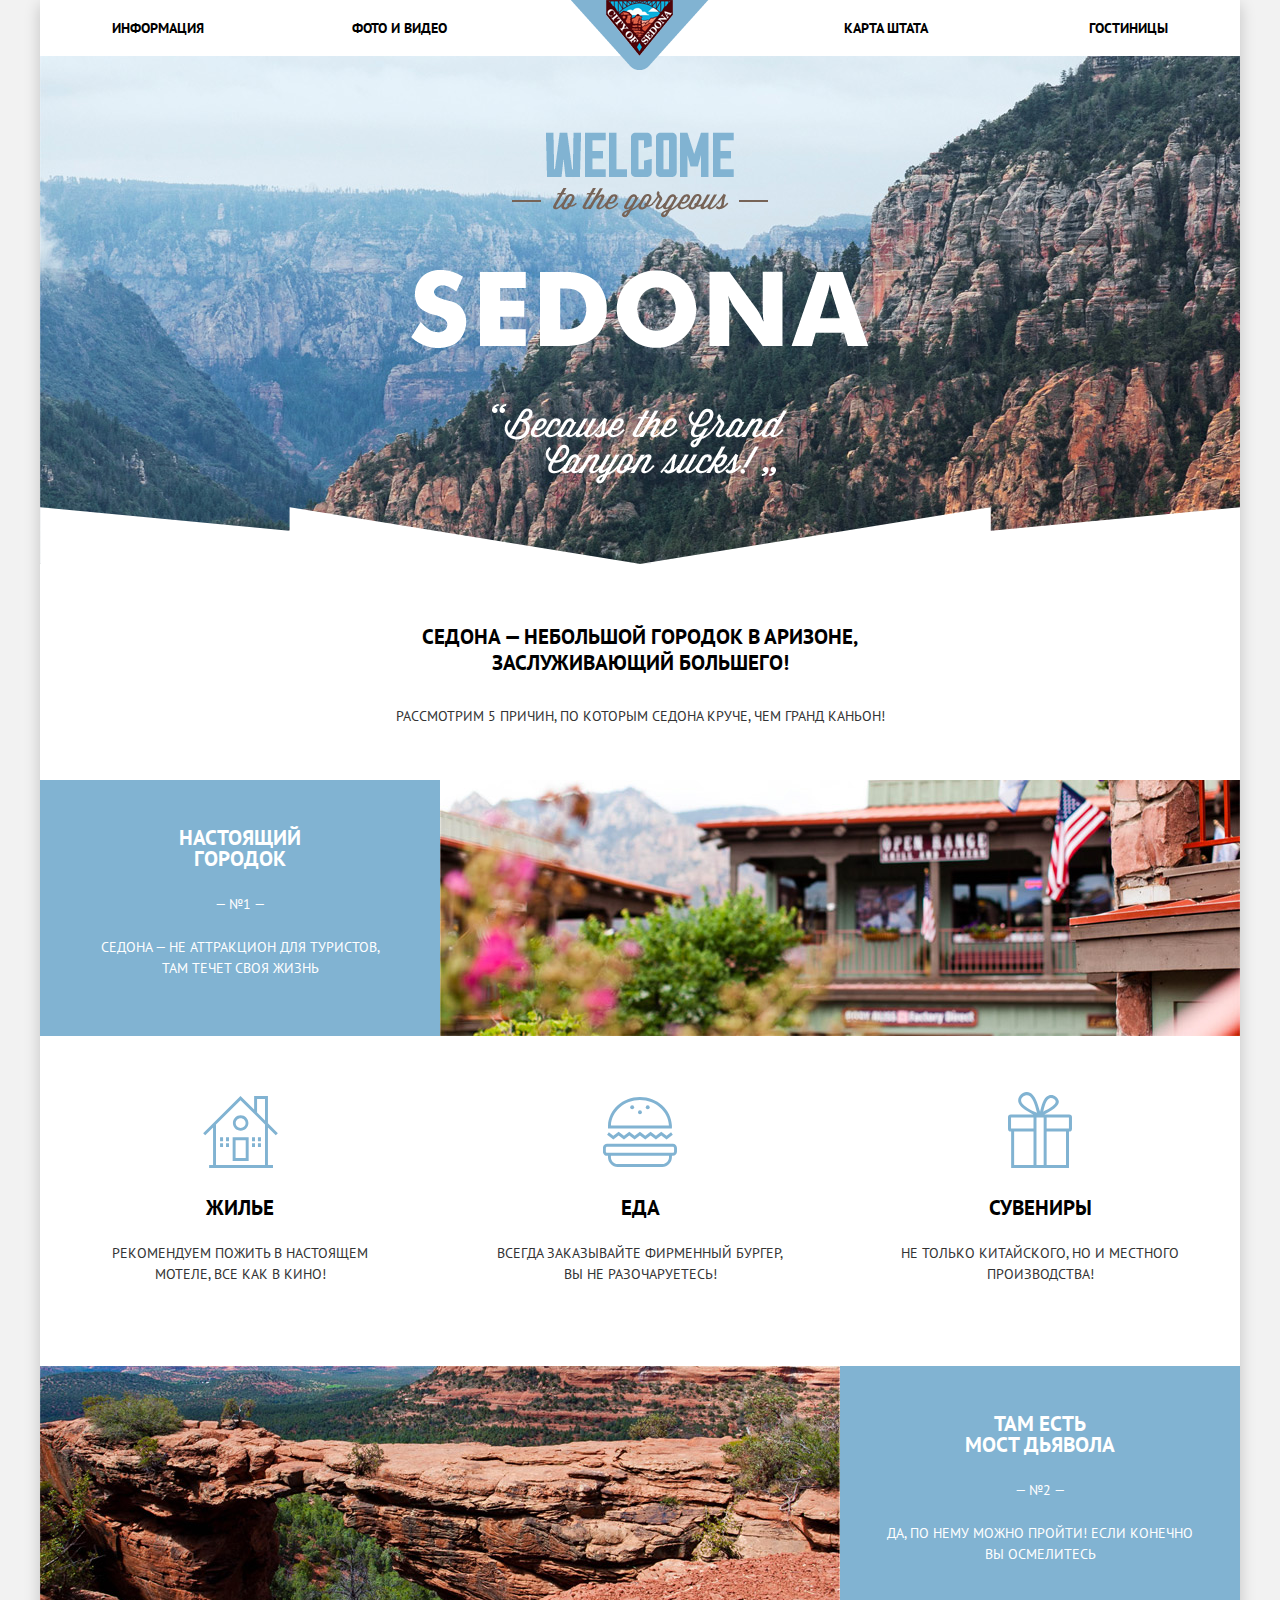
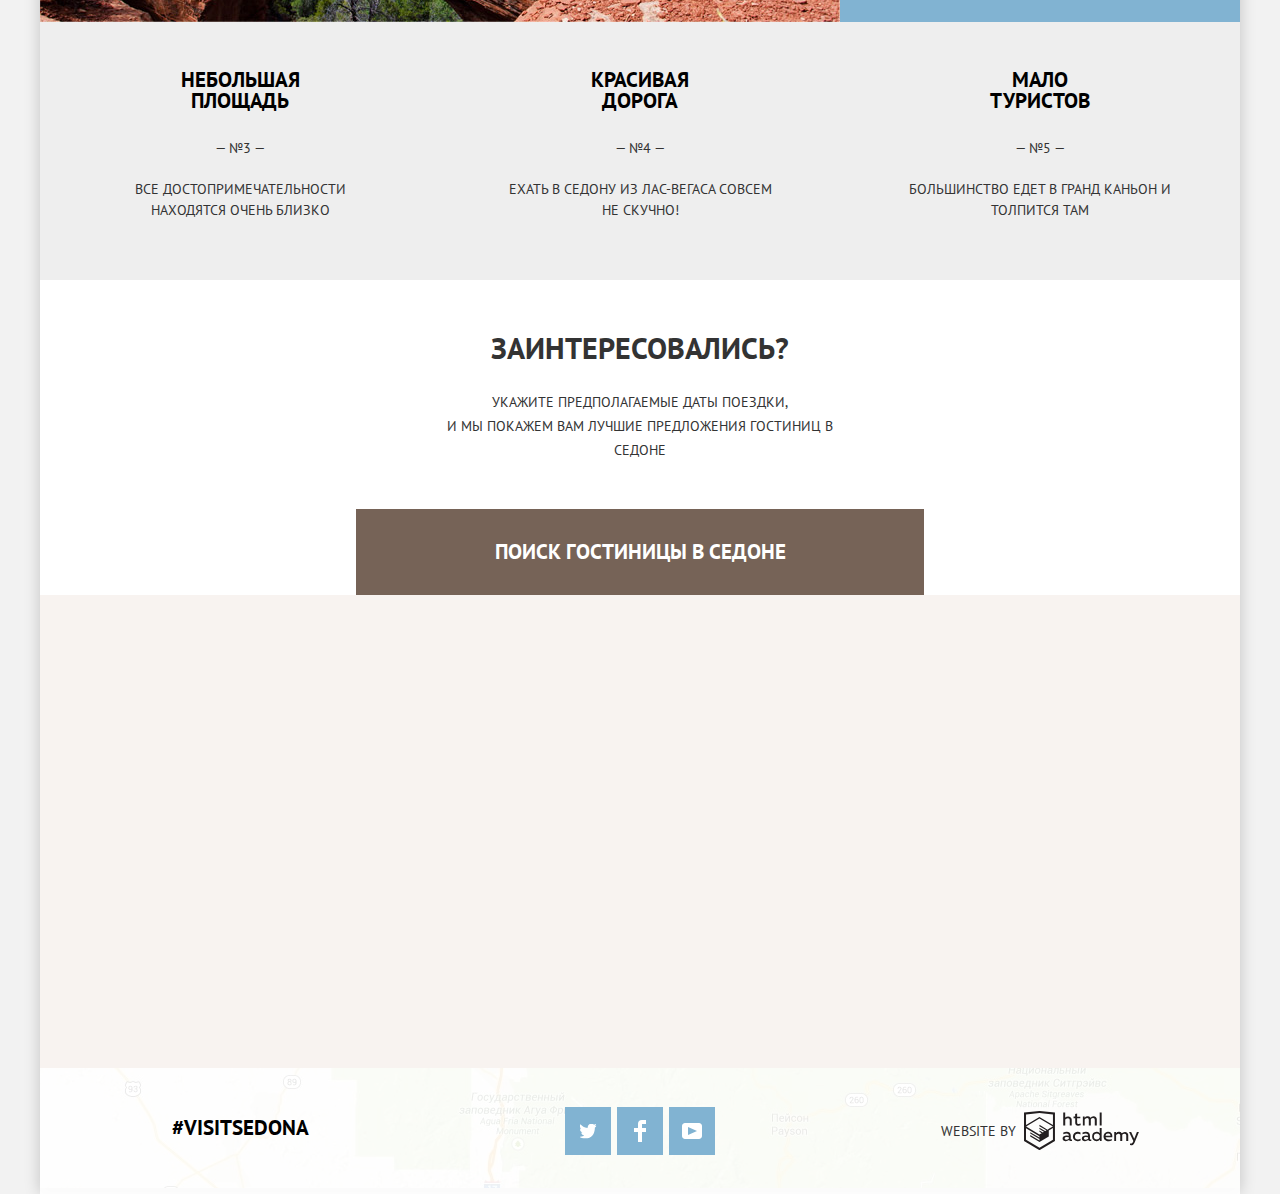
<file: index.html>
<!DOCTYPE html>
<html lang="ru">
  <head>
    <meta charset="utf-8">
    <title>HTML Academy: Седона</title>
		<link href="https://fonts.googleapis.com/css?family=PT+Sans:400,700&amp;subset=cyrillic" rel="stylesheet">
		<link href="css/normalize.css" rel="stylesheet">
		<link href="css/style.css" rel="stylesheet">
  </head>
  <body>
		<div class="content-box">
			<header>
				<img src="img/sedona-logo.png" class="logo" width="138" height="70" alt="Логотип сайта Седоны">
				<nav class="main-navigation">
					<ul class="site-navigation">
						<li class="navigation-item"><a href="info.html">Информация</a></li>
						<li class="navigation-item"><a href="fotoandvideo.html">Фото и видео</a></li>
						<li class="navigation-item"><a href="sitemap.html">Карта штата</a></li>
						<li class="navigation-item"><a href="hotels.html">Гостиницы</a></li>
					</ul>
				</nav>
			</header>
			<main class="content">
				<section class="title">
					<h1 class="visually-hidden">Седона</h1>
					<div class="welcome-title">
						<img src="img/welcome-title.png" width="458" height="352" alt="Welcome To Sedona">			
					</div>
				</section>
				<section class="advantages">
					<h2 class="visually-hidden">Преимущества</h2>
					<div class="slogan-box">
						<div class="slogan-box-content">
							<h3 class="subtitle slogan">Седона — небольшой городок в Аризоне, заслуживающий большего!</h3>
							<p>Рассмотрим 5 причин, по которым Седона круче, чем Гранд каньон!</p>
						</div>
					</div>
					<div class="advantage-box-a">
						<div class="advantage">
							<h3 class="subtitle">Настоящий<br> городок</h3>
							<p class="number">— №1 —</p>
							<p class="description">Седона — не аттракцион для туристов, там течет своя жизнь</p>
						</div>
						<div class="advantage-picture">
						</div>
					</div>
					<ul class="needs">
						<li class="needs-item">
							<h3 class="subtitle">Жилье</h3>
							<p>Рекомендуем пожить в настоящем мотеле, все как в кино!</p>
						</li>
						<li class="needs-item">
							<h3 class="subtitle">Еда</h3>
							<p>Всегда заказывайте фирменный бургер, вы не разочаруетесь!</p>
						</li>
						<li class="needs-item">
							<h3 class="subtitle">Сувениры</h3>
							<p>Не только китайского, но и местного производства!</p>
						</li>
					</ul>
					<div class="advantage-box-b">
						<div class="advantage-picture">
						</div>
						<div class="advantage">
							<h3 class="subtitle">Там есть<br> мост Дьявола</h3>
							<p class="number">— №2 —</p>
							<p class="description">Да, по нему можно пройти! Если конечно вы осмелитесь</p>
						</div>
					</div>
					<ul class="advantage-box-c">
						<li>
							<h3 class="subtitle">Небольшая площадь</h3>
							<p class="number">— №3 —</p>
							<p class="description">Все достопримечательности находятся очень близко</p>
						</li>
						<li>
							<h3 class="subtitle">Красивая дорога</h3>
							<p class="number">— №4 —</p>
							<p class="description">Ехать в Седону из Лас-Вегаса совсем не скучно!</p>
						</li>
						<li>
							<h3 class="subtitle">Мало туристов</h3>
							<p class="number">— №5 —</p>
							<p class="description">Большинство едет в Гранд Каньон и толпится там</p>
						</li>
					</ul>
				</section>
				<section class="hotel-search">
					<h2 class="visually-hidden">Поиск гостинницы</h2>
					<div class="upper-box">
						<div class="search-form-intro">
							<span>Заинтересовались?</span>
							<p>Укажите предполагаемые даты поездки,<br> и мы покажем вам лучшие предложения гостиниц в Седоне</p>
						</div>
						<a href="form.html" class="open-form-button">Поиск гостиницы в Седоне</a>
					</div>
					<div class="middle-box nojs">
						<div class="search-form-field">
							<form class="search-form" action="https://echo.htmlacademy.ru" method="get">
								<p>
									<label for="date-in-field">Дата заезда:</label>
									<input name="date" type="text" id="date-in-field" placeholder="24 апреля 2017" required>
									<button type="button" class="calendar-icon">
										<span class="visually-hidden">Выбрать дату</span>
										<svg xmlns="http://www.w3.org/2000/svg" width="21" height="22" viewBox="0 0 21 22">
											<path d="M19.251 2.025h-2.845V.648c0-.381-.294-.689-.656-.689-.363 0-.656.308-.656.689v1.377h-3.938V.648c0-.381-.294-.689-.655-.689-.363 0-.657.308-.657.689v1.377H5.906V.648c0-.381-.294-.689-.656-.689-.363 0-.657.308-.657.689v1.377H1.75C.784 2.025 0 2.847 0 3.862v16.302C0 21.179.784 22 1.75 22h17.501c.966 0 1.749-.821 1.749-1.836V3.862c0-1.015-.783-1.837-1.749-1.837zm.437 18.139a.448.448 0 0 1-.437.459H1.75a.45.45 0 0 1-.438-.459V3.862a.45.45 0 0 1  .438-.459h2.844v1.378c0 .381.294.689.657.689.362 0 .656-.308.656-.689V3.403h3.938v1.378c0 .381.294.689.657.689.361 0 .655-.308.655-.689V3.403h3.938v1.378c0 .381.293.689.656.689.362 0 .656-.308.656-.689V3.403h2.845c.241 0 .437.206.437.459v16.302z"/>
											<path d="M4.594 8.225h2.625v2.066H4.594zM4.594 11.668h2.625v2.067H4.594zM4.594 15.112h2.625v2.066H4.594zM9.188 15.112h2.625v2.066H9.188zM9.188 11.668h2.625v2.067H9.188zM9.188 8.225h2.625v2.066H9.188zM13.781 15.112h2.625v2.066h-2.625zM13.781 11.668h2.625v2.067h-2.625zM13.781 8.225h2.625v2.066h-2.625z"/>
										</svg>
									</button>
								</p>
								<p>
									<label for="date-out-field">Дата выезда:</label>
									<input name="date" type="text" id="date-out-field" placeholder="4 июля 2017" required>
									<button type="button" class="calendar-icon">
										<span class="visually-hidden">Выбрать дату</span>
										<svg xmlns="http://www.w3.org/2000/svg" width="21" height="22" viewBox="0 0 21 22">
											<path d="M19.251 2.025h-2.845V.648c0-.381-.294-.689-.656-.689-.363 0-.656.308-.656.689v1.377h-3.938V.648c0-.381-.294-.689-.655-.689-.363 0-.657.308-.657.689v1.377H5.906V.648c0-.381-.294-.689-.656-.689-.363 0-.657.308-.657.689v1.377H1.75C.784 2.025 0 2.847 0 3.862v16.302C0 21.179.784 22 1.75 22h17.501c.966 0 1.749-.821 1.749-1.836V3.862c0-1.015-.783-1.837-1.749-1.837zm.437 18.139a.448.448 0 0 1-.437.459H1.75a.45.45 0 0 1-.438-.459V3.862a.45.45 0 0 1  .438-.459h2.844v1.378c0 .381.294.689.657.689.362 0 .656-.308.656-.689V3.403h3.938v1.378c0 .381.294.689.657.689.361 0 .655-.308.655-.689V3.403h3.938v1.378c0 .381.293.689.656.689.362 0 .656-.308.656-.689V3.403h2.845c.241 0 .437.206.437.459v16.302z"/>
											<path d="M4.594 8.225h2.625v2.066H4.594zM4.594 11.668h2.625v2.067H4.594zM4.594 15.112h2.625v2.066H4.594zM9.188 15.112h2.625v2.066H9.188zM9.188 11.668h2.625v2.067H9.188zM9.188 8.225h2.625v2.066H9.188zM13.781 15.112h2.625v2.066h-2.625zM13.781 11.668h2.625v2.067h-2.625zM13.781 8.225h2.625v2.066h-2.625z"/>
										</svg>
									</button>
								</p>
								<p>
									<label for="left-counter">Взрослые:</label>
									<button type="button" class="minus">
										<span class="visually-hidden">-</span>
									</button>
									<input name="counter" type="text" id="left-counter" placeholder="2">
									<button type="button" class="plus">
										<span class="visually-hidden">+</span>
									</button>
									<label for="right-counter">Дети:</label>
									<button type="button" class="minus">
										<span class="visually-hidden">-</span>
									</button>
									<input name="counter" type="text" id="right-counter" placeholder="0">
									<button type="button" class="plus">
										<span class="visually-hidden">+</span>
									</button>
								</p>
								<input type="submit" value="Найти">
							</form>
						</div>
					</div>
					<div class="lower-box">
						<div class="modal-map">
							<h2 class="visually-hidden">Как до нас добраться</h2>
							<iframe src="https://www.google.com/maps/embed?pb=!1m14!1m12!1m3!1d838768.2769705529!2d-111.61781282461257!3d34.794906219896816!2m3!1f0!2f0!3f0!3m2!1i1024!2i768!4f13.1!5e0!3m2!1sru!2sru!4v1505094154785" width="1200" height="473" style="border:0" allowfullscreen></iframe>
						</div>
					</div>
				</section>
			</main>
			<footer class="main-page-footer">
				<div class="transparent-box">
					<div class="hashtag-box">
						<h3 class="hashtag">#VISITSEDONA</h3>
					</div>
					<div class="social-button">
						<a class="social tw" href="#">
							<img src="img/twitter.svg" class="tw-icon" width="17" height="15" alt="Твиттер">
							Твиттер
						</a>
						<a class="social fb" href="#">
							<img src="img/fb-icon.svg" class="fb-icon" width="12" height="22" alt="Фейсбук">
							Фейсбук
						</a>
						<a class="social yt" href="#">
							<img src="img/youtube.svg" class="yt-icon" width="20" height="16" alt="YouTube">
							YouTube
						</a>
					</div>
					<div class="copyright">
						<p>Website by </p> 
						<a class="academy-button" href="https://htmlacademy.ru/intensive/htmlcss">
							<svg id="Layer_1" data-name="Layer 1" xmlns="http://www.w3.org/2000/svg" viewBox="0 0 108.08 36.85">
								<title>logo-htmlacademy-small1</title>
								<path d="M44.61,26.88a2,2,0,0,0,.55-0.1v1.33a3.25,3.25,0,0,1-1.18.21,1.67,1.67,0,0,1-1.67-1,4.84,4.84,0,0,1-3.14,1.08c-1.51,0-2.91-.83-2.91-2.55,0-2.13,2-2.79,3.71-2.79a11.08,11.08,0,0,1,2.17.25v-0.3c0-1-.76-1.77-2.19-1.77a7.42,7.42,0,0,0-3,.64v-1.7a10.21,10.21,0,0,1,3.19-.55c2.36,0,3.81,1.12,3.81,3.65v3a0.54,0.54,0,0,0,.49.59h0.17Zm-6.44-1.13A1.35,1.35,0,0,0,39.63,27h0.11a3.39,3.39,0,0,0,2.41-1V24.58a9.72,9.72,0,0,0-1.81-.21c-1,0-2.16.33-2.16,1.38h0Zm12.36-6.11a5,5,0,0,1,2.57.64V22a4.08,4.08,0,0,0-2.3-.7,2.75,2.75,0,1,0,0,5.49,5,5,0,0,0,2.43-.64v1.71a6.27,6.27,0,0,1-2.76.57A4.21,4.21,0,0,1,46,24.51q0-.21,0-0.41a4.32,4.32,0,0,1,4.18-4.46h0.38Zm12.17,7.24a2,2,0,0,0,.55-0.1v1.33a3.25,3.25,0,0,1-1.18.21,1.67,1.67,0,0,1-1.67-1,4.84,4.84,0,0,1-3.14,1.08c-1.51,0-2.91-.83-2.91-2.55,0-2.13,2-2.79,3.71-2.79a11.08,11.08,0,0,1,2.17.25v-0.3c0-1-.76-1.77-2.19-1.77a7.42,7.42,0,0,0-3,.64v-1.7a10.21,10.21,0,0,1,3.19-.55c2.36,0,3.81,1.12,3.81,3.65v3a0.54,0.54,0,0,0,.49.59h0.17Zm-6.44-1.13A1.35,1.35,0,0,0,57.73,27h0.11a3.39,3.39,0,0,0,2.41-1V24.58a9.72,9.72,0,0,0-1.81-.21c-1.06,0-2.16.33-2.16,1.38h0ZM73,16V28.2H71.35V26.88a3.88,3.88,0,0,1-3.19,1.54,4.4,4.4,0,0,1,0-8.78,3.81,3.81,0,0,1,3,1.3V16H73Zm-4.53,5.22a2.76,2.76,0,1,0,0,5.52A2.86,2.86,0,0,0,71.15,25V23A2.91,2.91,0,0,0,68.49,21.27ZM79,19.64c3.31,0,4.46,2.68,3.92,5.09H76.7c0.21,1.5,1.67,2.11,3.19,2.11a6.11,6.11,0,0,0,2.64-.59v1.6a7.14,7.14,0,0,1-3,.57C77,28.42,74.78,27,74.78,24a4.18,4.18,0,0,1,4-4.39H79Zm0.09,1.54a2.28,2.28,0,0,0-2.44,2.1v0.06H81.3A2,2,0,0,0,79.13,21.18Zm5.73,7V19.87h1.65v1a3.81,3.81,0,0,1,2.78-1.27A2.86,2.86,0,0,1,91.89,21a4.12,4.12,0,0,1,2.91-1.33A3.06,3.06,0,0,1,98,23V28.2h-1.9V23.05a1.59,1.59,0,0,0-1.42-1.75H94.42a2.8,2.8,0,0,0-2.07,1.12V28.2h-1.9V23.05A1.59,1.59,0,0,0,89,21.31H88.8a3,3,0,0,0-2.21,1.29v5.63H84.86Zm21.31-8.33h1.9l-3.91,9.46c-0.9,2.17-2.09,2.86-3.35,2.86a4.76,4.76,0,0,1-1.1-.14V30.46a2.86,2.86,0,0,0,.85.12c0.9,0,1.58-.64,2.07-1.9l0.17-.42-4-8.4h2l2.86,6.29ZM38.73,1.46V6.22a3.81,3.81,0,0,1,2.7-1.14,3.25,3.25,0,0,1,3.44,3.4v5.15H43V8.72a1.81,1.81,0,0,0-1.61-2h-0.3a2.93,2.93,0,0,0-2.32,1.39v5.52h-1.9V1.46h1.9ZM49.94,2.31v3h3V6.91h-3v3.81c0,1.1.5,1.46,1.58,1.46a4.49,4.49,0,0,0,1.69-.33v1.6A6.8,6.8,0,0,1,51,13.8a2.55,2.55,0,0,1-2.86-2.74V6.89H46.58V5.26h1.5V2.74Zm5.4,11.31V5.28H57v1A3.81,3.81,0,0,1,59.77,5a2.86,2.86,0,0,1,2.6,1.33A4.12,4.12,0,0,1,65.28,5,3.06,3.06,0,0,1,68.44,8.4v5.21h-1.9V8.46a1.59,1.59,0,0,0-1.42-1.75H64.89a2.8,2.8,0,0,0-2.07,1.12v5.78h-1.9V8.46A1.59,1.59,0,0,0,59.5,6.71H59.27A3,3,0,0,0,57.06,8v5.63H55.34ZM71.17,1.45H73V13.6H71.17V1.45ZM14.71,0H14.55L0,1.54V28.21l14.55,8.66,14.55-8.66V1.54Zm12.5,27.1L14.55,34.64,1.9,27.12V16.18l12.59,7.5V25L5.86,19.9v1.31l8.68,5.21v1.39L5.87,22.65V24l8.68,5.21,8.75-5.24V18.31L27.2,16V27.12Zm0-12.53-3.48,2-1.6,1L14.51,13v1.31L21,18.23H21l-0.14.09-1,.54-5.37-3.2V17l4.24,2.52-1,.67-3.2-1.9v1.31l2.1,1.24L14.5,22.1,2,14.65,14.51,7.11Zm0-1.32L14.49,5.76,1.91,13.25v-10L14.56,1.92,27.21,3.25v10h0Z" transform="translate(0 -0.02)" fill="#231f20"/>
							</svg>
						</a>
					</div>
				</div>
			</footer>
	  </div>
		<script src="js/popup.js"></script>
	</body>
</html>
</file>
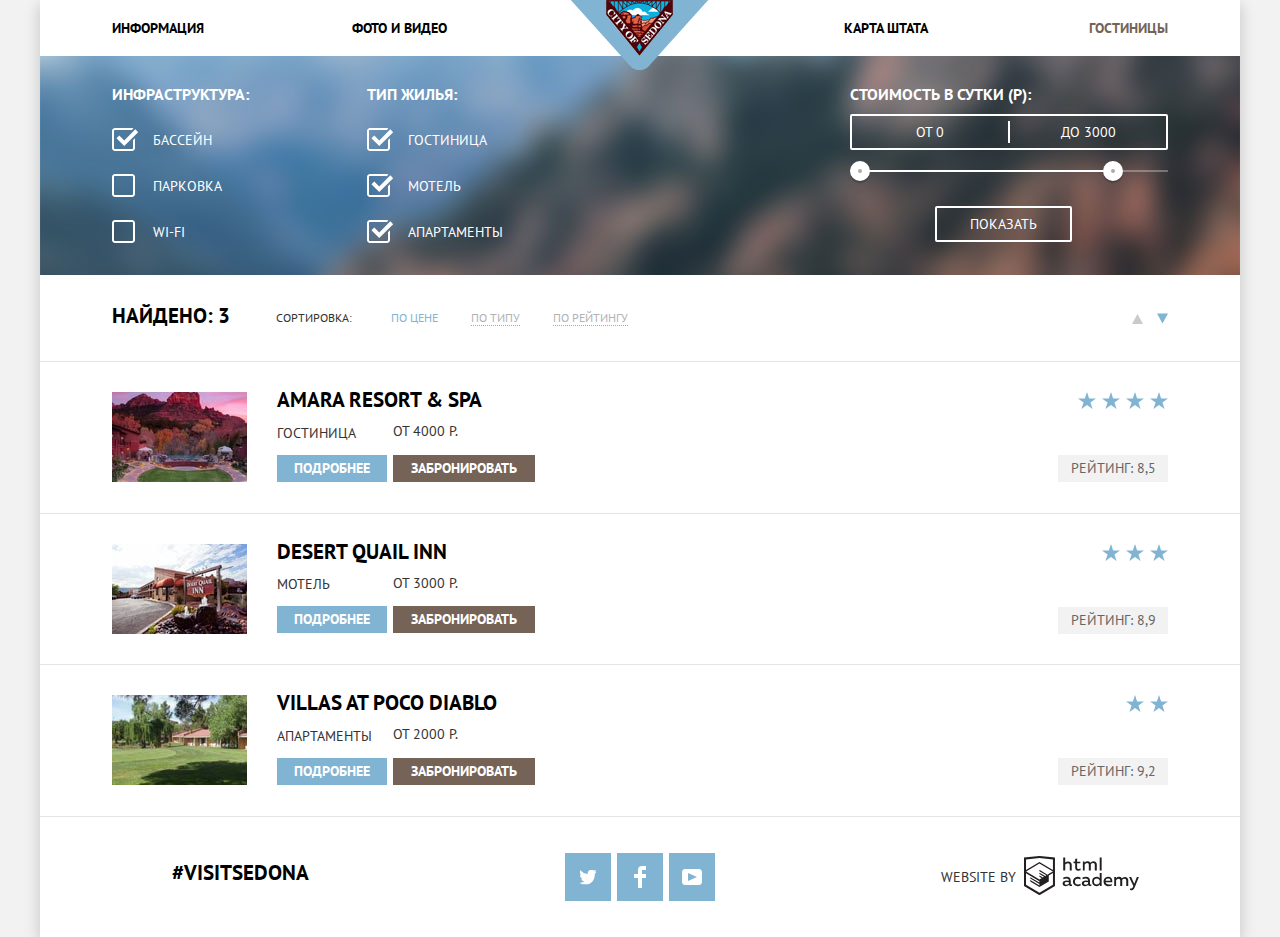
<file: hotels.html>
<!DOCTYPE html>
<html lang="ru">
  <head>
    <meta charset="utf-8">
    <title>HTML Academy: Седона</title>
		<link href="https://fonts.googleapis.com/css?family=PT+Sans:400,700&amp;subset=cyrillic" rel="stylesheet">
		<link href="css/normalize.css" rel="stylesheet">
		<link href="css/style.css" rel="stylesheet">
  </head>
  <body>
		<div class="content-box"> 
			<header>
				<a href="index.html" class="home"><img src="img/sedona-logo.png" width="138" height="70" alt="Логотип сайта Седоны"></a>
				<nav class="main-navigation">
					<ul class="site-navigation">
						<li class="navigation-item"><a href="info.html">Информация</a></li>
						<li class="navigation-item"><a href="fotoandvideo.html">Фото и видео</a></li>
						<li class="navigation-item"><a href="sitemap.html">Карта штата</a></li>
						<li class="navigation-item"><span class="current">Гостиницы</span></li>
					</ul>
				</nav>
			</header>
			<main class="content">
				<h1 class="visually-hidden">Поиск гостиницы в Седоне</h1>
				<section class="filters">
					<h2 class="visually-hidden">Фильтры</h2>
					<form class="filters-form">
						<fieldset class="criteria">
							<legend class="criteria-group">Инфраструктура:</legend>
							<p>
								<input type="checkbox" id="pool" class="visually-hidden" checked>
								<span></span>
								<label for="pool" class="checkbox-label">Бассейн</label>
							</p>
							<p>
								<input type="checkbox" id="parking" class="visually-hidden">
								<label for="parking" class="checkbox-label">Парковка</label>
							</p>
							<p>
								<input type="checkbox" id="wi-fi" class="visually-hidden">
								<label for="wi-fi" class="checkbox-label">Wi-Fi</label>
							</p>
						</fieldset>
						<fieldset class="criteria">
							<legend class="criteria-group">Тип жилья:</legend>
							<p>
								<input type="checkbox" id="hotel" class="visually-hidden" checked>
								<label for="hotel" class="checkbox-label">Гостиница</label>
							</p>
							<p>
								<input type="checkbox" id="motel" class="visually-hidden" checked>
								<label for="motel" class="checkbox-label">Мотель</label>
							</p>
							<p>
								<input type="checkbox" id="apartment" class="visually-hidden" checked>
								<label for="apartment" class="checkbox-label">Апартаменты</label>						
							</p>
						</fieldset>
						<div class="price-box">
							<fieldset class="price">
								<legend class="criteria-group">Стоимость в сутки (Р):</legend>
								<div class="end-of-range">
									<input type="text" name="price-range" id="price-min" value="От 0">
									<label for="price-min" class="visually-hidden">От</label>
									<input type="text" name="price-range" id="price-max" value="До 3000">
									<label for="price-max" class="visually-hidden">До</label>
								</div>
								<div class="scrollbox"> 
									<div class="scrollbox-scale"></div>
									<div class="toggle min-toggle"></div>
									<div class="toggle max-toggle"></div>
								</div>
							</fieldset>
							<input type="submit" value="Показать">
						</div>
					</form>
				</section>
				<section class="search-result">
					<div class="result-sort">
						<h2 class="visually-hidden">Результаты поиска</h2>
						<div class="result-box">
							<span class="static-text">Найдено: <span class="search-result-number">3</span></span>
						</div>
						<div class="sort-items">
							<span>Сортировка:</span>
							<a href="#" class="sort-item active">По цене</a>
							<a href="#" class="sort-item">По типу</a>
							<a href="#" class="sort-item">По рейтингу</a>
						</div>
						<div class="sort-buttons">
							<button type="button" class="direct" name="ascending">
								<svg xmlns="http://www.w3.org/2000/svg" width="11" height="10" viewBox="0 0 11 10">
									<path d="M5.5 0L0 10h11z"/>
								</svg>
								<span class="visually-hidden">По возрастанию</span>
							</button>
							<button type="button" class="direct" name="descending">
								<svg xmlns="http://www.w3.org/2000/svg" width="11" height="11" viewBox="0 0 11 10">
									<path fill="#231F20" d="M5.5 10L0 0h11"/>
								</svg>
								<span class="visually-hidden">По убыванию</span>
							</button>
						</div>
					</div>
					<ul class="search-result-list">
						<li class="hotel-sedona">
							<div class="hotel-photo">
								<img src="img/amara.jpg" width="135" height="90" alt="Amara Resort & Spa">
							</div>
							<div class="hotel-info">
								<h3 class="subtitle"><a href="#">Amara Resort & Spa</a></h3>
								<p>  
									<span class="search-result-type">Гостиница</span>
									<span class="search-result-price">От 4000 Р.</span>
								</p>
								<p>
									<a href="" class="hotel-page">Подробнее</a>
									<a href="" class="booking-form">Забронировать</a>
								</p>
							</div>
							<div class="hotel-quality">
								<div class="category">
									<span class="visually-hidden">4 звезды</span>
									<span class="star"></span>
									<span class="star"></span>
									<span class="star"></span>
									<span class="star"></span>
								</div>
								<div class="rating">
									Рейтинг: <span class="rating-data">8,5</span>
								</div>
							</div>
						</li>
						<li class="hotel-sedona">
							<div class="hotel-photo">
								<img src="img/desert.jpg" width="135" height="90" alt="Desert Quail Inn">
							</div>
							<div class="hotel-info">
								<h3 class="subtitle"><a href="#">Desert Quail Inn</a></h3>
								<p>
									<span class="search-result-type">Мотель</span>
									<span class="search-result-price">От 3000 Р.</span>
								</p>
								<p>
									<a href="" class="hotel-page">Подробнее</a>
									<a href="" class="booking-form">Забронировать</a>
								</p>
							</div>
							<div class="hotel-quality">
								<div class="category">
									<span class="visually-hidden">3 звезды</span>
									<span class="star"></span>
									<span class="star"></span>
									<span class="star"></span>
								</div>
								<div class="rating">
									Рейтинг: <span class="rating-data">8,9</span>
								</div>
							</div>
						</li>
						<li class="hotel-sedona">
							<div class="hotel-photo">
								<img src="img/villas.jpg" width="135" height="90" alt="Villas At Poco Diablo">
							</div>
							<div class="hotel-info">
								<h3 class="subtitle"><a href="#">Villas At Poco Diablo</a></h3>
								<p>
									<span class="search-result-type">Апартаменты</span>
									<span class="search-result-price">От 2000 Р.</span>
								</p>
								<p>
									<a href="" class="hotel-page">Подробнее</a>
									<a href="" class="booking-form">Забронировать</a>
								</p>
							</div>
							<div class="hotel-quality">
								<div class="category">
									<span class="visually-hidden">2 звезды</span>
									<span class="star"></span>
									<span class="star"></span>
								</div>
								<div class="rating">
									Рейтинг: <span class="rating-data">9,2</span>
								</div>
							</div>
						</li>
					</ul>
				</section>
			</main>
			<footer class="inside-page-footer">
				<div class="hashtag-box">
					<h3 class="hashtag">#VISITSEDONA</h3>
				</div>
				<div class="social-button">
					<a class="social tw" href="#">
						<img src="img/twitter.svg" class="tw-icon" width="17" height="15" alt="Твиттер">
						Твиттер
					</a>
					<a class="social fb" href="#">
						<img src="img/fb-icon.svg" class="fb-icon" width="12" height="22" alt="Фейсбук">
						Фейсбук
					</a>
					<a class="social yt" href="#">
						<img src="img/youtube.svg" class="yt-icon" width="20" height="16" alt="YouTube">
						YouTube
					</a>
				</div>
				<div class="copyright">
					<p>Website by </p> 
					<a class="academy-button" href="https://htmlacademy.ru/intensive/htmlcss">
						<svg id="Layer_1" data-name="Layer 1" xmlns="http://www.w3.org/2000/svg" viewBox="0 0 108.08 36.85">
							<title>logo-htmlacademy-small1</title>
							<path d="M44.61,26.88a2,2,0,0,0,.55-0.1v1.33a3.25,3.25,0,0,1-1.18.21,1.67,1.67,0,0,1-1.67-1,4.84,4.84,0,0,1-3.14,1.08c-1.51,0-2.91-.83-2.91-2.55,0-2.13,2-2.79,3.71-2.79a11.08,11.08,0,0,1,2.17.25v-0.3c0-1-.76-1.77-2.19-1.77a7.42,7.42,0,0,0-3,.64v-1.7a10.21,10.21,0,0,1,3.19-.55c2.36,0,3.81,1.12,3.81,3.65v3a0.54,0.54,0,0,0,.49.59h0.17Zm-6.44-1.13A1.35,1.35,0,0,0,39.63,27h0.11a3.39,3.39,0,0,0,2.41-1V24.58a9.72,9.72,0,0,0-1.81-.21c-1,0-2.16.33-2.16,1.38h0Zm12.36-6.11a5,5,0,0,1,2.57.64V22a4.08,4.08,0,0,0-2.3-.7,2.75,2.75,0,1,0,0,5.49,5,5,0,0,0,2.43-.64v1.71a6.27,6.27,0,0,1-2.76.57A4.21,4.21,0,0,1,46,24.51q0-.21,0-0.41a4.32,4.32,0,0,1,4.18-4.46h0.38Zm12.17,7.24a2,2,0,0,0,.55-0.1v1.33a3.25,3.25,0,0,1-1.18.21,1.67,1.67,0,0,1-1.67-1,4.84,4.84,0,0,1-3.14,1.08c-1.51,0-2.91-.83-2.91-2.55,0-2.13,2-2.79,3.71-2.79a11.08,11.08,0,0,1,2.17.25v-0.3c0-1-.76-1.77-2.19-1.77a7.42,7.42,0,0,0-3,.64v-1.7a10.21,10.21,0,0,1,3.19-.55c2.36,0,3.81,1.12,3.81,3.65v3a0.54,0.54,0,0,0,.49.59h0.17Zm-6.44-1.13A1.35,1.35,0,0,0,57.73,27h0.11a3.39,3.39,0,0,0,2.41-1V24.58a9.72,9.72,0,0,0-1.81-.21c-1.06,0-2.16.33-2.16,1.38h0ZM73,16V28.2H71.35V26.88a3.88,3.88,0,0,1-3.19,1.54,4.4,4.4,0,0,1,0-8.78,3.81,3.81,0,0,1,3,1.3V16H73Zm-4.53,5.22a2.76,2.76,0,1,0,0,5.52A2.86,2.86,0,0,0,71.15,25V23A2.91,2.91,0,0,0,68.49,21.27ZM79,19.64c3.31,0,4.46,2.68,3.92,5.09H76.7c0.21,1.5,1.67,2.11,3.19,2.11a6.11,6.11,0,0,0,2.64-.59v1.6a7.14,7.14,0,0,1-3,.57C77,28.42,74.78,27,74.78,24a4.18,4.18,0,0,1,4-4.39H79Zm0.09,1.54a2.28,2.28,0,0,0-2.44,2.1v0.06H81.3A2,2,0,0,0,79.13,21.18Zm5.73,7V19.87h1.65v1a3.81,3.81,0,0,1,2.78-1.27A2.86,2.86,0,0,1,91.89,21a4.12,4.12,0,0,1,2.91-1.33A3.06,3.06,0,0,1,98,23V28.2h-1.9V23.05a1.59,1.59,0,0,0-1.42-1.75H94.42a2.8,2.8,0,0,0-2.07,1.12V28.2h-1.9V23.05A1.59,1.59,0,0,0,89,21.31H88.8a3,3,0,0,0-2.21,1.29v5.63H84.86Zm21.31-8.33h1.9l-3.91,9.46c-0.9,2.17-2.09,2.86-3.35,2.86a4.76,4.76,0,0,1-1.1-.14V30.46a2.86,2.86,0,0,0,.85.12c0.9,0,1.58-.64,2.07-1.9l0.17-.42-4-8.4h2l2.86,6.29ZM38.73,1.46V6.22a3.81,3.81,0,0,1,2.7-1.14,3.25,3.25,0,0,1,3.44,3.4v5.15H43V8.72a1.81,1.81,0,0,0-1.61-2h-0.3a2.93,2.93,0,0,0-2.32,1.39v5.52h-1.9V1.46h1.9ZM49.94,2.31v3h3V6.91h-3v3.81c0,1.1.5,1.46,1.58,1.46a4.49,4.49,0,0,0,1.69-.33v1.6A6.8,6.8,0,0,1,51,13.8a2.55,2.55,0,0,1-2.86-2.74V6.89H46.58V5.26h1.5V2.74Zm5.4,11.31V5.28H57v1A3.81,3.81,0,0,1,59.77,5a2.86,2.86,0,0,1,2.6,1.33A4.12,4.12,0,0,1,65.28,5,3.06,3.06,0,0,1,68.44,8.4v5.21h-1.9V8.46a1.59,1.59,0,0,0-1.42-1.75H64.89a2.8,2.8,0,0,0-2.07,1.12v5.78h-1.9V8.46A1.59,1.59,0,0,0,59.5,6.71H59.27A3,3,0,0,0,57.06,8v5.63H55.34ZM71.17,1.45H73V13.6H71.17V1.45ZM14.71,0H14.55L0,1.54V28.21l14.55,8.66,14.55-8.66V1.54Zm12.5,27.1L14.55,34.64,1.9,27.12V16.18l12.59,7.5V25L5.86,19.9v1.31l8.68,5.21v1.39L5.87,22.65V24l8.68,5.21,8.75-5.24V18.31L27.2,16V27.12Zm0-12.53-3.48,2-1.6,1L14.51,13v1.31L21,18.23H21l-0.14.09-1,.54-5.37-3.2V17l4.24,2.52-1,.67-3.2-1.9v1.31l2.1,1.24L14.5,22.1,2,14.65,14.51,7.11Zm0-1.32L14.49,5.76,1.91,13.25v-10L14.56,1.92,27.21,3.25v10h0Z" transform="translate(0 -0.02)" fill="#231f20"/>
						</svg>
					</a>
				</div>
			</footer>
		</div>
  </body>
</html>
</file>
<file: css/style.css>
.filters-form input,.search-form input,body,html{font-family:"PT Sans",Tahoma,sans-serif;text-transform:uppercase}.criteria,.price,.upper-box{-webkit-box-orient:vertical;-webkit-box-direction:normal}.sort-item,a{text-decoration:none}body,html{font-size:14px;color:#333;line-height:26px;font-weight:400;margin:0;padding:0;background-color:#f2f2f2}body{min-width:1200px}.visually-hidden{position:absolute;width:1px;height:1px;margin:-1px;padding:0;border:0;clip:rect(0 0 0 0);overflow:hidden}.hashtag,.search-result-number,.static-text,.subtitle{font-size:21px;line-height:21px;font-weight:700;color:#000;margin:0}.content-box{background-color:#fff;width:1200px;margin-left:auto;margin-right:auto;-webkit-box-shadow:0 5px 15px 0 rgba(0,1,1,.2);box-shadow:0 5px 15px 0 rgba(0,1,1,.2)}.home,.logo{position:absolute;margin:0 auto;right:0;left:0;top:0;z-index:1}.home{width:138px;height:70px}.site-navigation{display:-webkit-box;display:-ms-flexbox;display:flex;-webkit-box-align:center;-ms-flex-align:center;align-items:center;list-style:none;height:56px;margin:0;padding:0}.current,.navigation-item a{display:block;font-weight:700}.navigation-item{width:20%}.navigation-item:first-child{margin-left:6%}.navigation-item:last-child{margin-right:6%}.navigation-item:nth-child(2){margin-right:auto}.navigation-item a{color:#000}.navigation-item a:hover{color:#81b3d2}.navigation-item a:active{color:rgba(0,0,0,.3)}.current{color:#766357}.navigation-item:last-child .current,.navigation-item:last-child a,.navigation-item:nth-last-child(2) a{text-align:right}.advantage,.needs-item,.slogan,.slogan-box-content p{text-align:center}.title{display:-webkit-box;display:-ms-flexbox;display:flex;-webkit-box-pack:center;-ms-flex-pack:center;justify-content:center;height:432px;padding-top:76px;background:url(../img/shape.png) bottom center no-repeat,url(../img/background-photo.jpg) 50% -56px no-repeat}.advantage,.advantage h3{color:#fff}.slogan-box{padding-top:60px;padding-bottom:51px}.slogan-box-content{width:500px;margin-left:auto;margin-right:auto}.slogan{display:inline-block;vertical-align:middle;line-height:26px;margin-bottom:27px}.description,.needs-item p{line-height:21px}.slogan-box-content p{margin:0}.advantage-box-a,.advantage-box-b{display:-webkit-box;display:-ms-flexbox;display:flex;min-height:256px;background-color:#81b3d2}.advantage{width:400px;background-color:#81b3d2;padding-top:47px;padding-bottom:30px;-webkit-box-sizing:border-box;box-sizing:border-box}.advantage-box-a .advantage{padding-left:55px;padding-right:55px}.advantage-box-b .advantage{padding-left:45px;padding-right:45px}.advantage .subtitle{margin-bottom:22px}.description,.number{margin:0 0 20px}.advantage-picture{width:800px;min-height:256px}.advantage-box-a .advantage-picture{background:url(../img/right-picture.jpg) top right no-repeat}.advantage-box-b .advantage-picture{background:url(../img/left-picture.jpg) top left no-repeat}.advantage-box-c,.needs{list-style:none;margin:0;padding:0;display:-webkit-box;display:-ms-flexbox;display:flex}.needs-item{position:relative;width:400px;-webkit-box-sizing:border-box;box-sizing:border-box;padding:161px 55px 50px}.advantage-box-c li,.open-form-button{-webkit-box-sizing:border-box;text-align:center}.needs-item::before{position:absolute}.needs-item:first-child::before{content:url(../img/icon-1.svg);margin:0 auto;top:60px;width:75px;height:72px;left:0;right:0}.needs-item:nth-child(2)::before{content:url(../img/icon-3.svg);margin:0 auto;width:74px;height:70px;top:61px;left:0;right:0}.needs-item:last-child::before{content:url(../img/icon-2.svg);margin:0 auto;width:64px;height:76px;top:56px;left:0;right:0}.needs-item .subtitle{margin-bottom:25px}.needs-item p{margin-top:0;margin-bottom:31px}.advantage-box-c{background-color:#eee}.advantage-box-c li{width:400px;box-sizing:border-box;padding:47px 65px}.advantage-box-c .subtitle{display:inline-block;vertical-align:middle;width:120px;margin-bottom:24px}.advantage-box-c .number{margin-top:0;margin-bottom:18px}.advantage-box-c .description{margin-top:0;margin-bottom:12px;line-height:21px}.upper-box{display:-webkit-box;display:-ms-flexbox;display:flex;-ms-flex-direction:column;flex-direction:column;-webkit-box-align:center;-ms-flex-align:center;align-items:center}.search-form-intro{width:440px;-webkit-box-flex:1;-ms-flex-positive:1;flex-grow:1;text-align:center;padding-top:50px}.search-form-intro span{display:inline-block;vertical-align:middle;font-size:30px;font-weight:700;line-height:36px;margin-bottom:24px}.search-form-intro p{margin-top:0;margin-bottom:47px;line-height:24px}.open-form-button{display:block;width:568px;box-sizing:border-box;font-size:21px;line-height:26px;font-weight:700;background-color:#766357;color:#fff;padding:30px}.open-form-button:active,.open-form-button:hover{background-color:#604e43}.open-form-button:active{color:rgba(255,255,255,.3)}.middle-box{position:relative}.search-form-field{display:none;position:absolute;-webkit-box-sizing:border-box;box-sizing:border-box;width:568px;font-weight:700;top:100%;left:50%;margin-left:-284px;padding:55px;background-color:#fff;-webkit-box-shadow:0 7px 15px 0 rgba(0,1,1,.15);box-shadow:0 7px 15px 0 rgba(0,1,1,.15)}.hide-form,.nojs .search-form-field{display:block}.filters-form,.search-form{display:-webkit-box;display:-ms-flexbox}.search-form{display:flex;-ms-flex-wrap:wrap;flex-wrap:wrap}.search-form p{position:relative;font-size:0;margin-top:0;margin-bottom:30px;width:100%;height:38px}.search-form input,.search-form label{font-size:14px;padding-top:6px;padding-bottom:6px;vertical-align:middle}.search-form label{display:inline-block;height:inherit;margin:0;width:112px;-webkit-box-sizing:border-box;box-sizing:border-box}.calendar-icon,.search-form input{-webkit-box-sizing:border-box;height:38px;margin:0}label[for=right-counter]{width:118px;padding-left:53px}.search-form input{line-height:26px;font-weight:700;color:#000;box-sizing:border-box;background-color:#f2f2f2}input[name=date]{border:2px solid #f2f2f2;width:346px;padding-left:11px;padding-right:51px}input[name=date]:hover{border:2px solid #ebebeb;background-color:#ebebeb}input[name=date]:focus{background-color:#fff;border:2px solid #e5e5e5}.calendar-icon{display:block;position:absolute;box-sizing:border-box;width:39px;border:none;background-color:transparent;top:0;right:0;padding:8px 9px}.end-of-range,.filters{-webkit-box-sizing:border-box}.calendar-icon path{fill:#a9a9a9}.calendar-icon:hover path{fill:#000}.calendar-icon:active path,button[name=ascending]:active path,button[name=descending] path{fill:#81b3d2}input[name=counter]{border:none;width:36px;text-align:center}.minus,.plus{display:inline-block;vertical-align:middle;width:39px;height:38px;margin:0;padding:0;border:0}.minus{background:url(../img/minus-norm.png) center center no-repeat #f2f2f2}.plus{background:url(../img/plus-norm.png) center center no-repeat #f2f2f2}.minus:hover{background:url(../img/minus-hover.png) center center no-repeat #f2f2f2}.plus:hover{background:url(../img/plus-hover.png) center center no-repeat #f2f2f2}.minus:active{background:url(../img/minus-active.png) center center no-repeat #f2f2f2}.plus:active{background:url(../img/plus-active.png) center center no-repeat #f2f2f2}.search-form input[type=submit]{border:none;font-size:21px;color:#fff;background-color:#81b3d2;margin-top:23px;height:58px;width:100%}.search-form input[type=submit]:hover{background-color:#669ec0}.search-form input[type=submit]:active{background-color:#5496bd;color:rgba(255,255,255,.3)}::-webkit-input-placeholder{color:#000;font-weight:700;text-transform:uppercase}::-moz-placeholder{color:#000;font-weight:700;text-transform:uppercase}:-moz-placeholder{color:#000;font-weight:700;text-transform:uppercase}:-ms-input-placeholder{color:#000;font-weight:700;text-transform:uppercase}.lower-box{height:473px;background-color:#dfe7cd;background-image:url(../img/map.jpg);background-position:top center;background-repeat:no-repeat}.modal-map{background-color:#f8f3f0}.modal-map iframe{border:none}.filters{background:url(../img/filter-background.jpg) 50% -56px no-repeat;color:#fff;box-sizing:border-box;padding:25px 72px 30px}.filters-form{display:flex}.filters-form input{color:#fff;font-size:14px;font-weight:400;line-height:21px}.criteria,.price{display:-webkit-box;display:-ms-flexbox;display:flex;-ms-flex-direction:column;flex-direction:column;-ms-flex-line-pack:justify;align-content:space-between;padding:0;margin:0;border:none}.checkbox-label,.checkbox-label::before,.criteria p{display:inline-block;vertical-align:top}.criteria{width:255px}.criteria-group{padding:0;margin:0;font-size:16px;font-weight:700;color:#fff}.criteria p{width:inherit;padding:0;margin:20px 0 0}.checkbox-label{margin:0;padding:0;cursor:pointer}.checkbox-label::before{content:"";height:23px;width:27px;margin-right:14px;margin-top:1px}.price-box,.search-result{display:-webkit-box;display:-ms-flexbox;-webkit-box-orient:vertical;-webkit-box-direction:normal}input[type=checkbox]:not(:checked)~.checkbox-label::before{background:url(../img/checkbox-off.svg) no-repeat}input[type=checkbox]:checked~.checkbox-label::before{background:url(../img/checkbox-on.svg) no-repeat}input[type=checkbox]:not(:checked):disabled~.checkbox-label::before{background:url(../img/checkbox-off-disabled.svg) no-repeat}input[type=checkbox]:checked:disabled~.checkbox-label::before{background:url(../img/checkbox-on-disabled.svg) no-repeat}.price-box{display:flex;-ms-flex-direction:column;flex-direction:column;-webkit-box-pack:justify;-ms-flex-pack:justify;justify-content:space-between;-webkit-box-align:end;-ms-flex-align:end;align-items:flex-end;width:320px;margin-left:auto}.end-of-range{position:relative;box-sizing:border-box;width:318px;height:36px;border:2px solid #fff;border-radius:2px;margin-top:7px}input[name=price-range]{display:inline-block;vertical-align:top;text-align:center;width:155px;height:32px;padding:0;border:none;background-color:transparent}.end-of-range::after{content:"";display:block;position:absolute;width:2px;height:22px;background-color:#fff;left:156px;bottom:5px}.scrollbox{position:relative;width:318px;height:2px;-webkit-box-sizing:border-box;box-sizing:border-box;margin-top:20px;padding-left:14px;padding-right:57px;background-color:rgba(255,255,255,.3)}.scrollbox-scale{width:247px;height:2px;background-color:#fff}.toggle{display:block;position:absolute;width:4px;height:4px;background:#ababab;border:8px solid #fff;border-radius:50%;-webkit-box-shadow:0 2px 1px 0 rgba(0,1,1,.2);box-shadow:0 2px 1px 0 rgba(0,1,1,.2);cursor:pointer;top:-9px}.min-toggle{left:0}.max-toggle{right:45px}.min-toggle:hover{border:9px solid #fff;top:-10px;left:-1px}.max-toggle:hover{border:9px solid #fff;top:-10px;right:44px}.filters input[type=submit]{-webkit-box-sizing:border-box;box-sizing:border-box;min-width:137px;text-align:center;background-color:transparent;border:2px solid #fff;border-radius:2px;margin-right:96px;margin-bottom:3px;cursor:pointer;padding:6px 30px 5px}.hotel-sedona,.sort-buttons{-webkit-box-sizing:border-box}.filters input[type=submit]:hover{background-color:#fff;color:#000;font-weight:700}.search-result{display:flex;-ms-flex-direction:column;flex-direction:column}.result-sort,.search-result-list{display:-webkit-box;display:-ms-flexbox}.result-sort{display:flex;-webkit-box-align:center;-ms-flex-align:center;align-items:center;height:86px;border-bottom:solid 1px #e5e5e5;padding-left:6%;padding-right:6%}.booking-form,.hotel-page{height:27px;text-align:center}.result-box{width:164px}.search-result-number,.static-text{font-weight:700;color:#000}.sort-items{font-size:12px;line-height:18px;width:600px;margin-right:auto}.social,.social-button{font-size:0}.sort-items span{margin-right:6px}.sort-item{background-color:#fff;border-top:none;border-left:none;border-right:none;border-bottom:dotted 1px #81b3d2;color:#b2b2b2;margin-left:30px}.sort-items .active{border:none;color:#81b3d2}.sort-item:hover{color:#81b3d2}.sort-item:active{border-bottom:none;color:#000}.sort-buttons{box-sizing:border-box;padding-top:2px}.direct{border:none;background-color:transparent;margin:0;padding:0}button[name=descending]{margin-left:10px}button[name=ascending] path{fill:#cacaca}button[name=ascending]:hover path{fill:#231f20}.search-result-list{display:flex;-webkit-box-orient:vertical;-webkit-box-direction:normal;-ms-flex-direction:column;flex-direction:column;list-style:none;margin:0;padding:0}.hotel-sedona{display:-webkit-box;display:-ms-flexbox;display:flex;box-sizing:border-box;border-bottom:solid 1px #e5e5e5;padding:27px 72px}.hotel-photo{-ms-flex-item-align:center;align-self:center}.hotel-photo img{display:block}.hotel-info{-ms-flex-item-align:center;align-self:center;margin-left:30px;margin-right:auto}.hotel-info .subtitle{margin-bottom:8px}.subtitle a{color:#000}.subtitle a:hover{color:#81b3d2}.subtitle a:active{color:rgba(0,0,0,.3)}.search-result-type{display:inline-block;vertical-align:middle;width:112px}.booking-form,.hotel-page,.star{vertical-align:top}.hotel-info p:first-of-type{margin-bottom:9px}.hotel-info p:nth-of-type(2){margin-bottom:4px}.booking-form,.hotel-page{color:#fff;font-weight:700}.hotel-info p{margin:0}.hotel-page{display:inline-block;width:110px;background-color:#81b3d2;margin-right:2px}.hotel-page:hover{background-color:#669ec0}.hotel-page:active{background-color:#5496bd;color:rgba(255,255,255,.3)}.booking-form{display:inline-block;width:142px;background-color:#766357}.booking-form:hover{background-color:#604e43}.booking-form:active{background-color:#503e33;color:rgba(255,255,255,.3)}.hotel-quality{display:-webkit-box;display:-ms-flexbox;display:flex;-webkit-box-orient:vertical;-webkit-box-direction:normal;-ms-flex-direction:column;flex-direction:column;-webkit-box-pack:justify;-ms-flex-pack:justify;justify-content:space-between;-webkit-box-align:end;-ms-flex-align:end;align-items:flex-end;height:90px;-ms-flex-item-align:center;align-self:center}.category{width:115px;height:17px;text-align:right}.rating,.social{text-align:center}.star{display:inline-block;width:18px;height:17px;background:url(../img/star.svg) top center no-repeat;margin-left:2px}.inside-page-footer,.transparent-box{display:-webkit-box;display:-ms-flexbox}.rating{background-color:#f2f2f2;color:#666;width:110px;height:27px}.main-page-footer{height:120px;background:url(../img/map.jpg) bottom center no-repeat}.transparent-box{display:flex;background-color:rgba(255,255,255,.9)}.inside-page-footer{display:flex;height:120px;background-color:#fff}.copyright,.hashtag-box,.social-button{display:-webkit-box;display:-ms-flexbox;display:flex;-webkit-box-pack:center;-ms-flex-pack:center;justify-content:center;-webkit-box-align:center;-ms-flex-align:center;align-items:center;-webkit-box-sizing:border-box;box-sizing:border-box;width:400px;padding:36px;text-align:center}.hashtag{margin-bottom:8px}.social{position:relative;display:inline-block;width:44px;height:46px;background-color:#81b3d2;border:1px solid #81b3d2;vertical-align:middle;margin-left:3px;margin-right:3px}.social img{position:absolute;display:block;top:50%;left:50%;-webkit-transform:translate(-50%,-50%);-ms-transform:translate(-50%,-50%);transform:translate(-50%,-50%)}.social:hover{background-color:#669ec0}.social:active{background-color:#5496bd}.social:active img{opacity:.3}.copyright a,.copyright p{display:inline-block;vertical-align:top}.copyright p{margin-right:8px}.copyright a{width:115px;height:41px}.copyright a:hover path{fill:#81b3d2}.copyright a:active path{fill:#bdbbbc}
</file>
